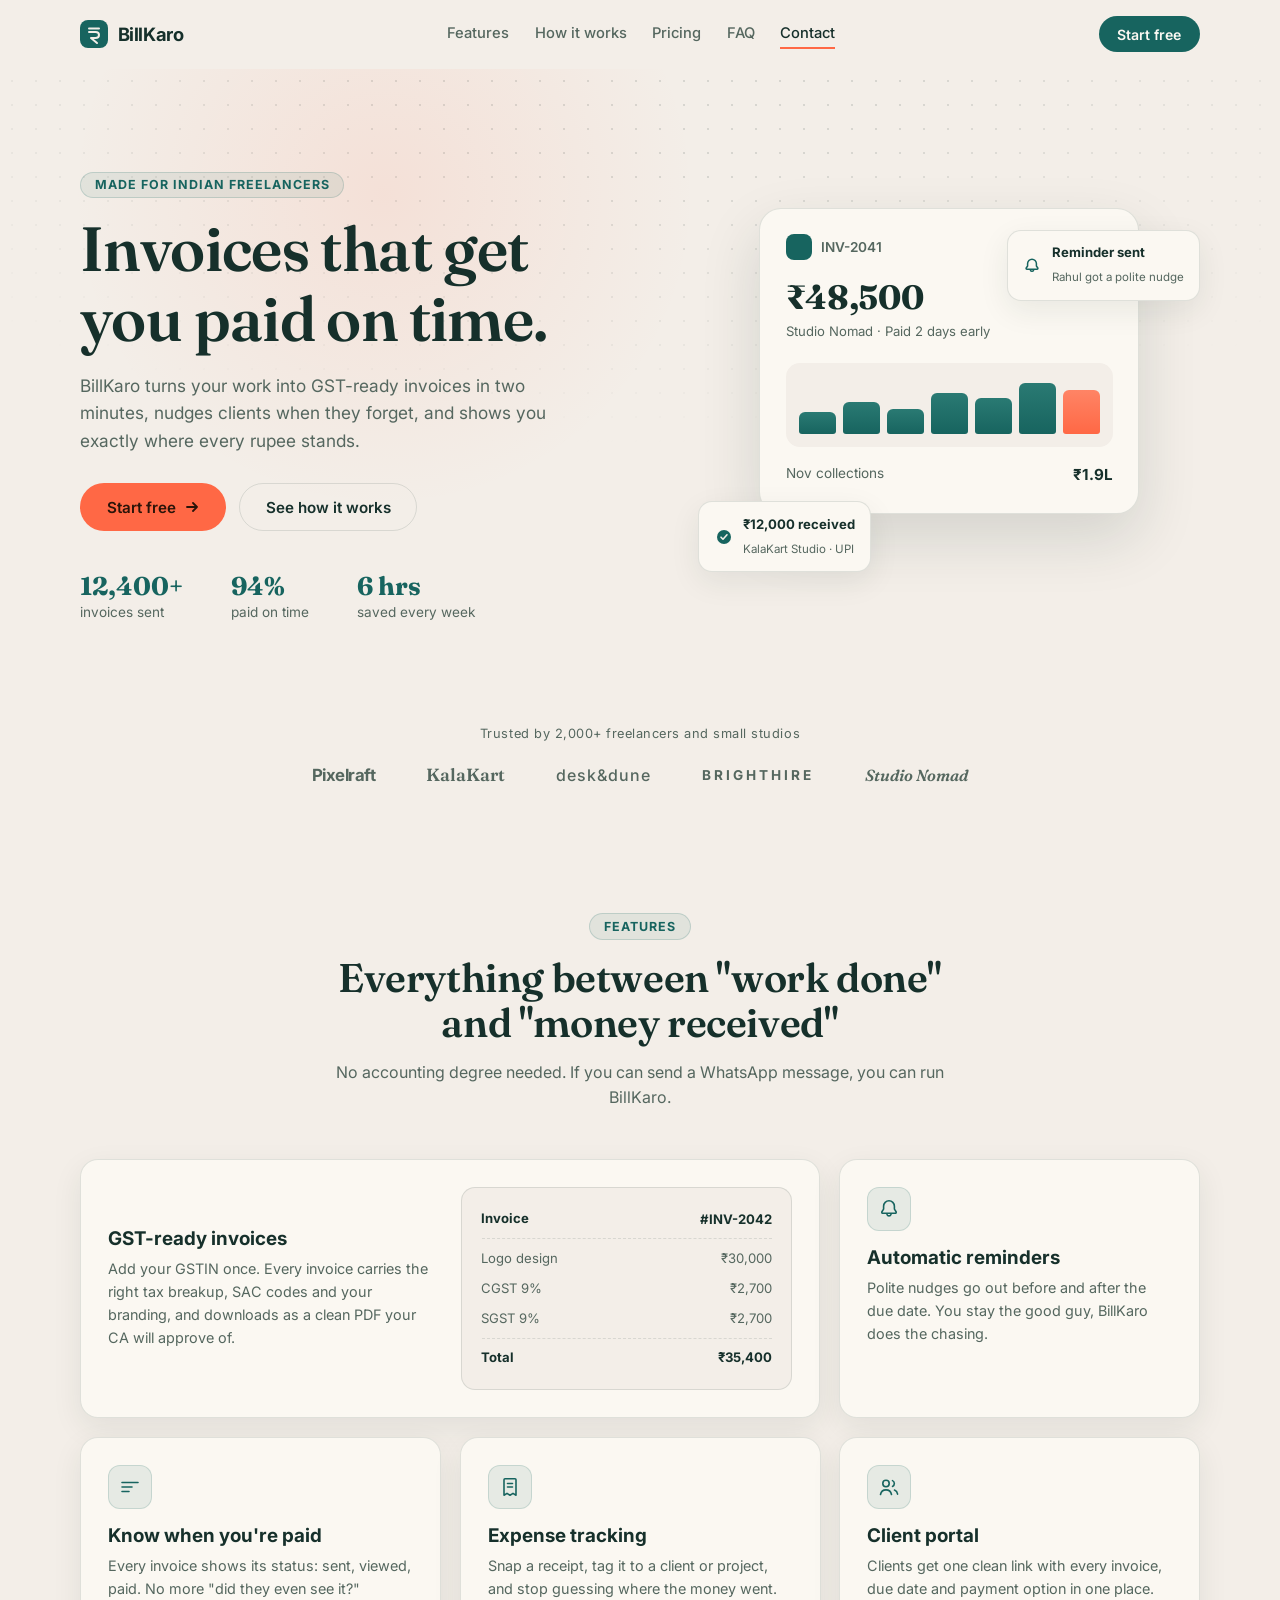
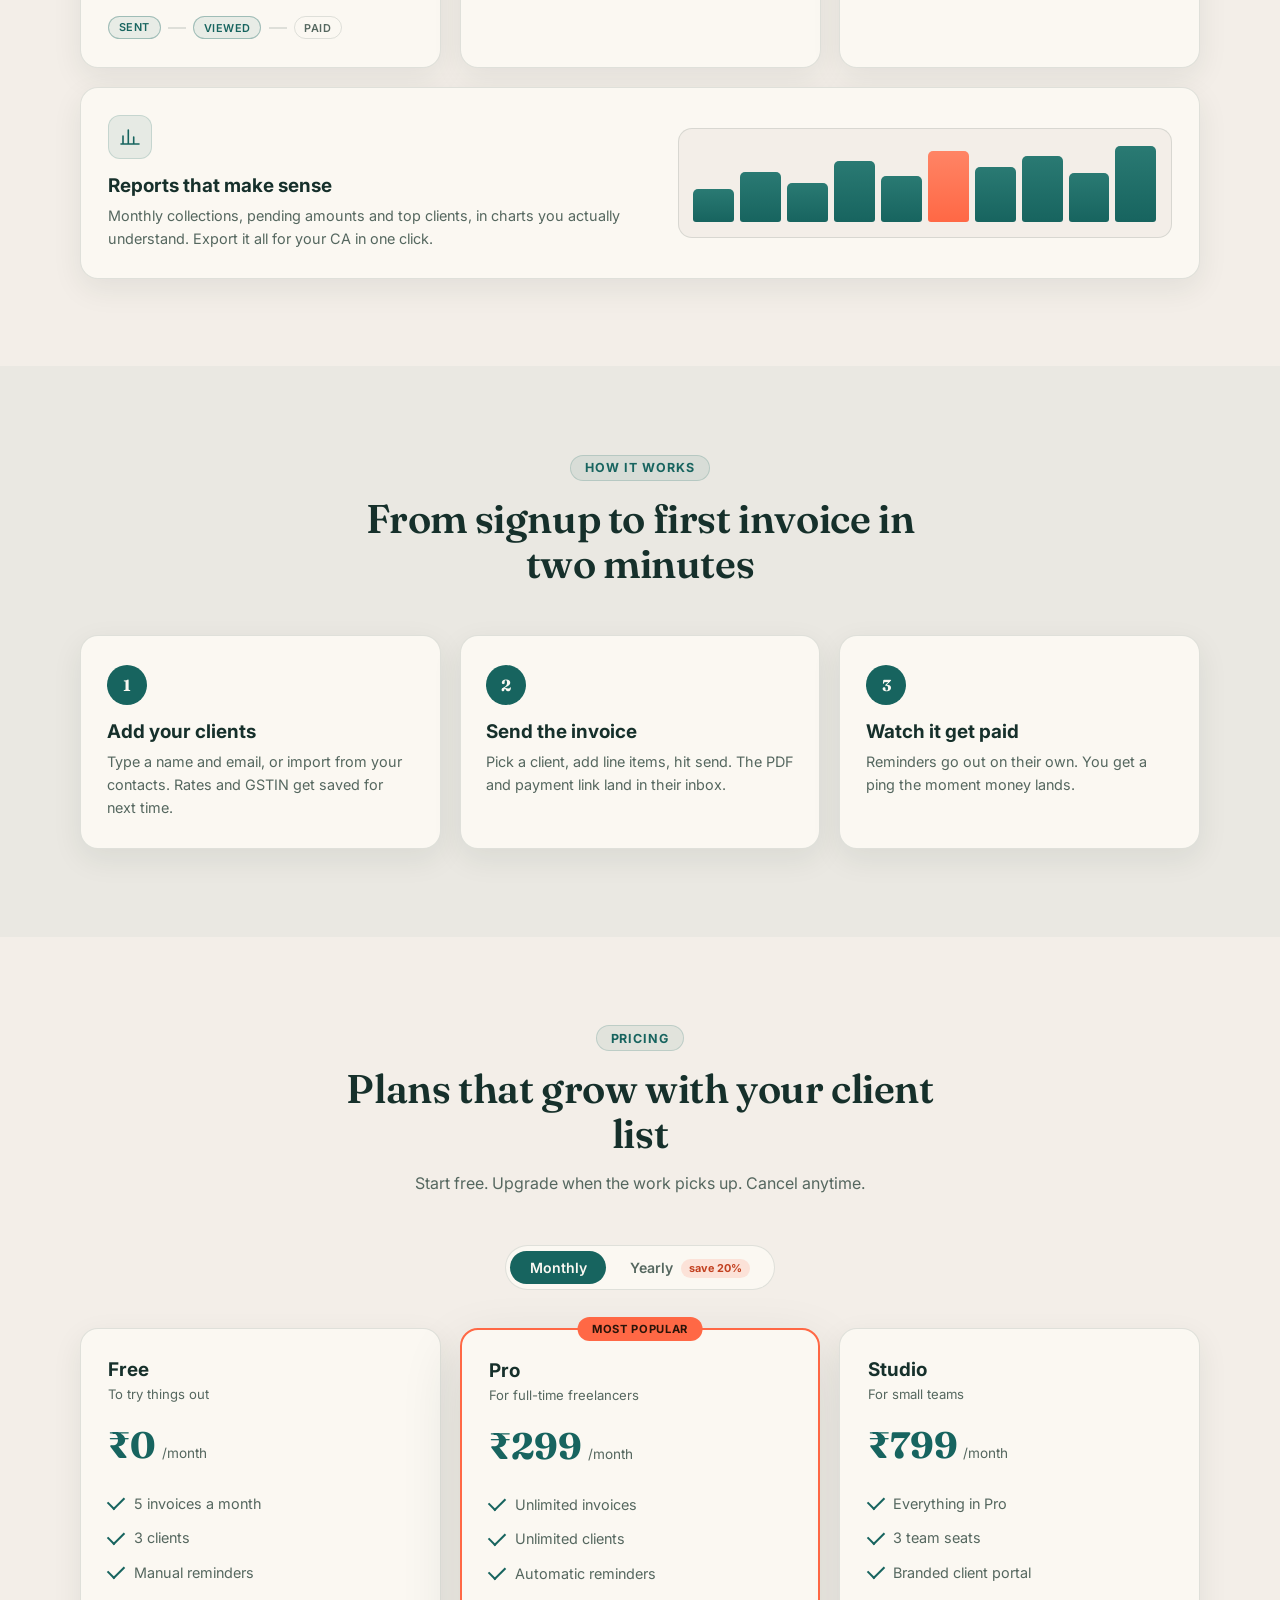
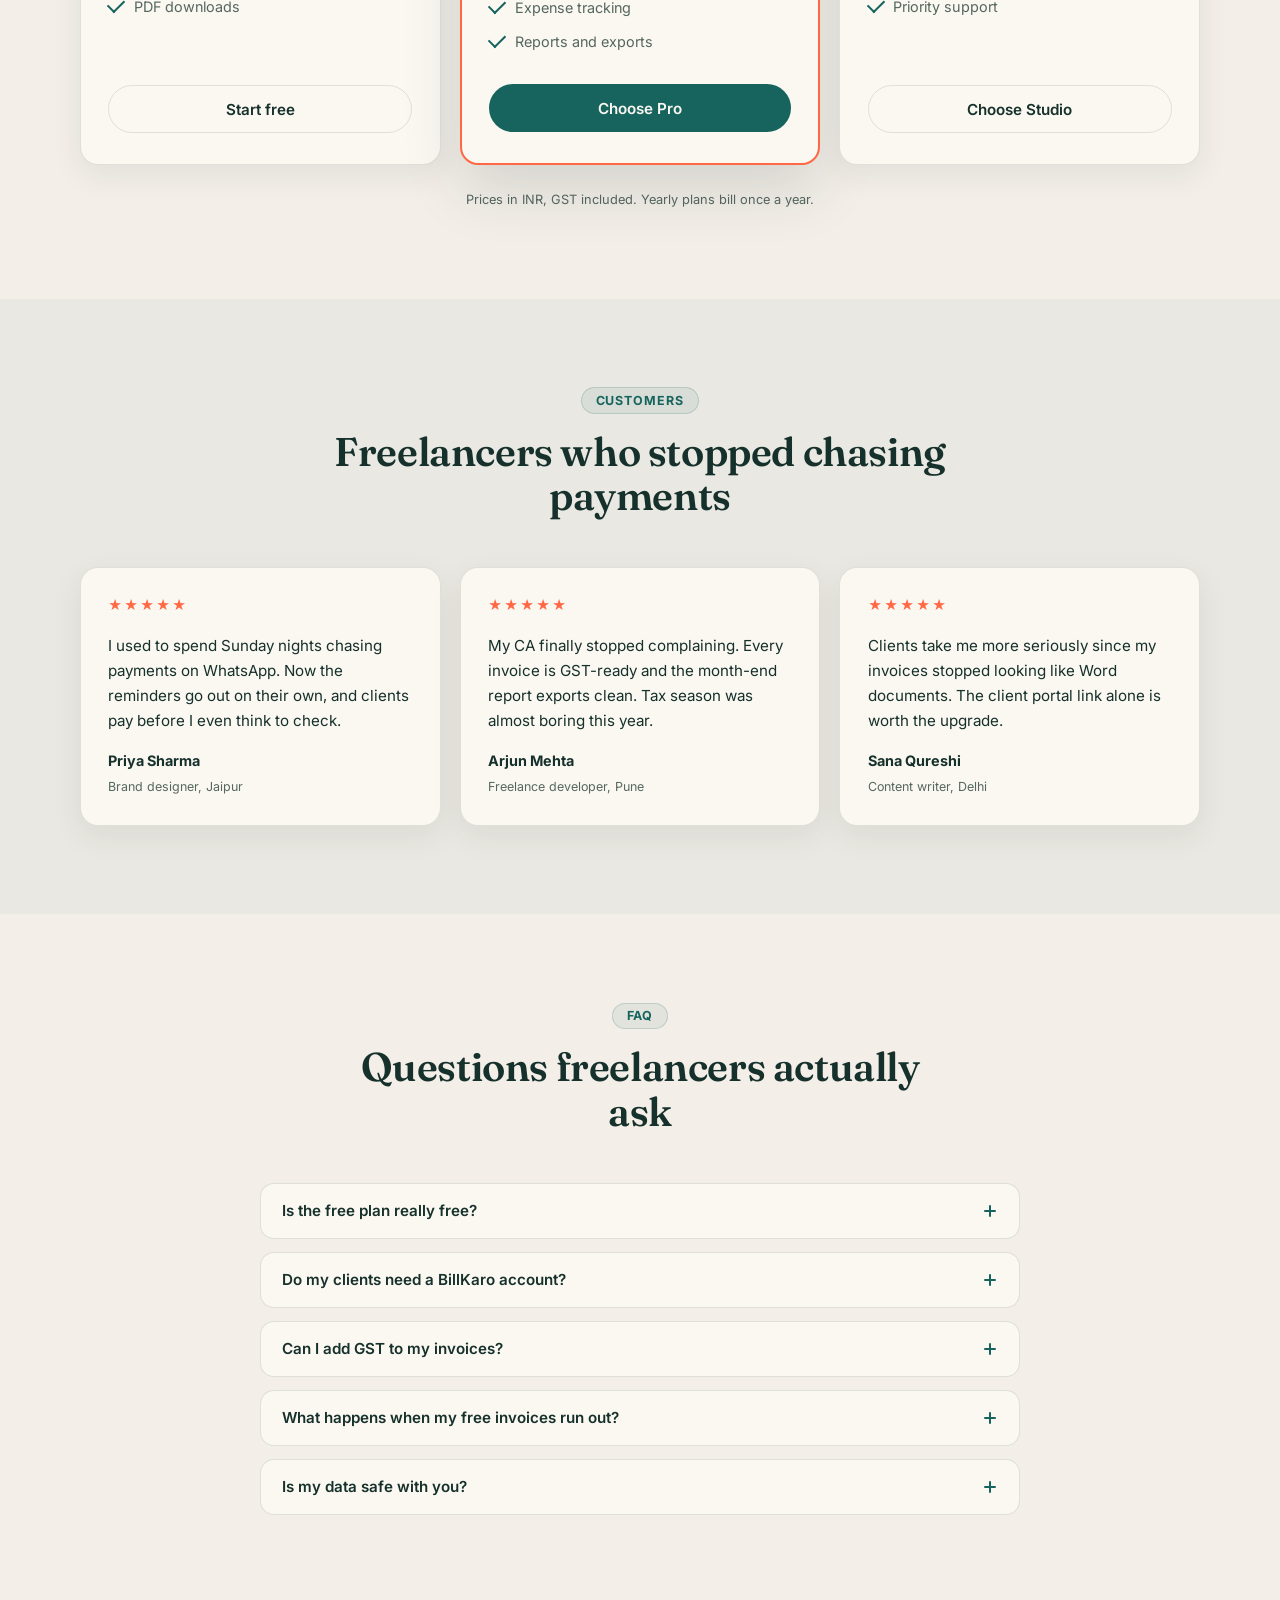
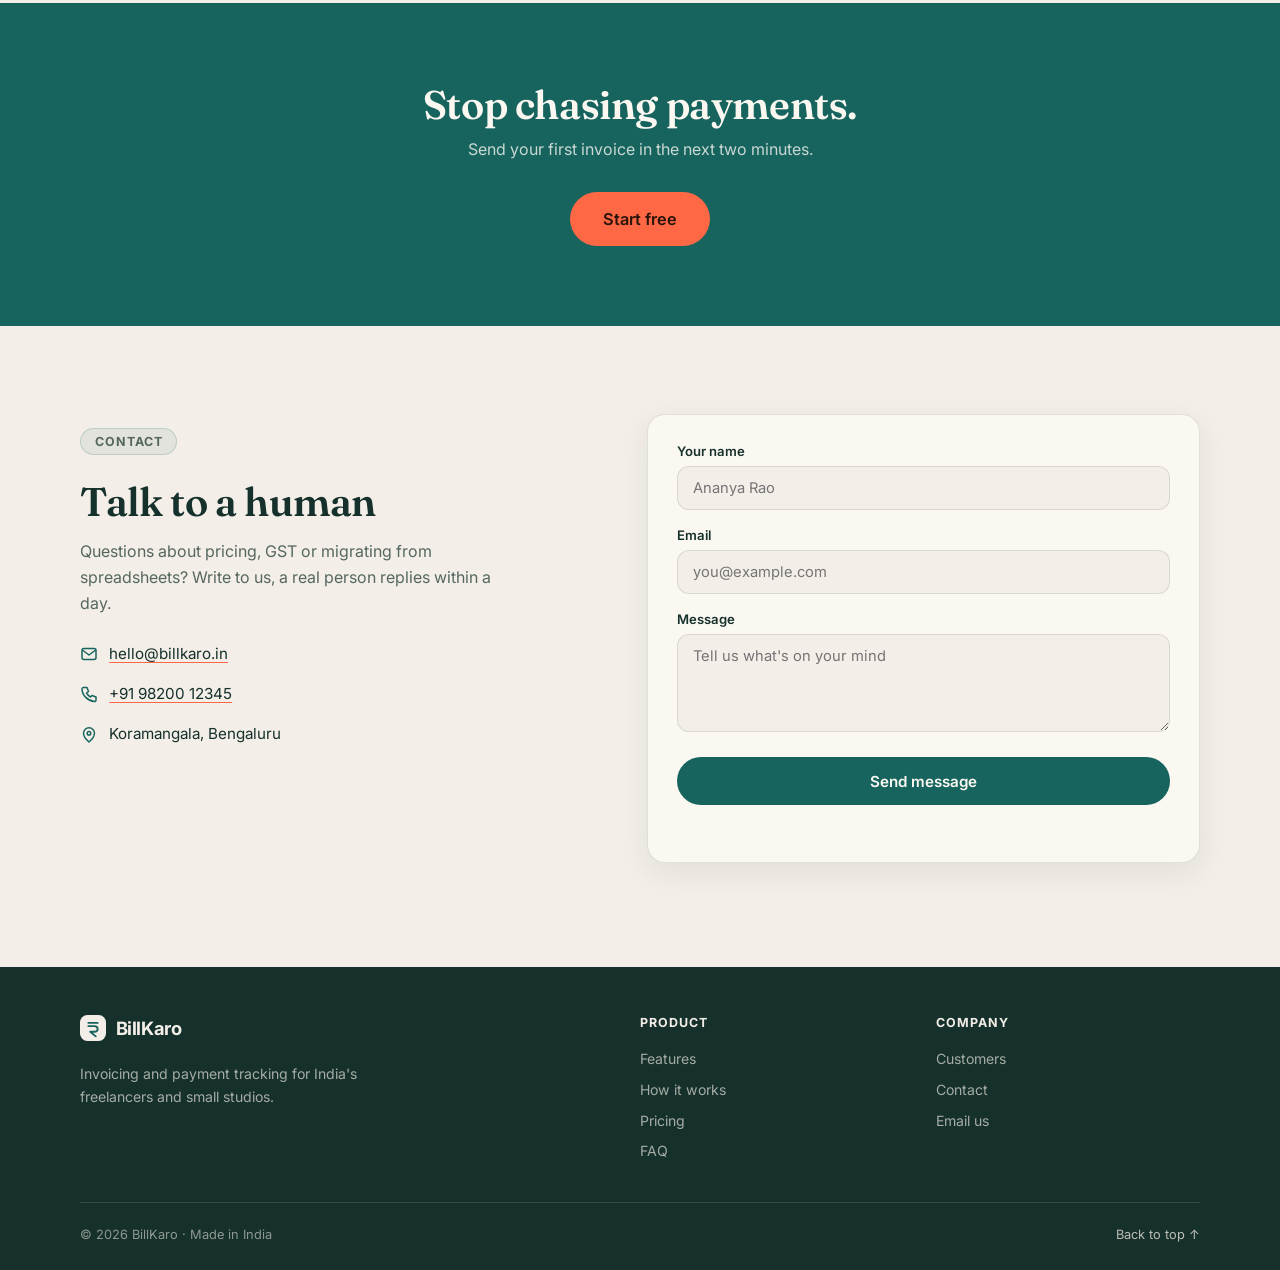
<file: index.html>
<!DOCTYPE html>
<html lang="en">
<head>
  <meta charset="UTF-8">
  <meta name="viewport" content="width=device-width, initial-scale=1.0">
  <title>BillKaro - Invoicing and payment tracking for Indian freelancers</title>
  <meta name="description" content="BillKaro helps Indian freelancers send GST-ready invoices, automate payment reminders and track every rupee. Start free, no card needed.">
  <meta property="og:title" content="BillKaro - Invoices that get you paid on time">
  <meta property="og:description" content="GST-ready invoices, automatic reminders and clean reports for Indian freelancers.">
  <meta property="og:type" content="website">
  <link rel="icon" type="image/svg+xml" href="assets/img/favicon.svg">
  <link rel="preconnect" href="https://fonts.googleapis.com">
  <link rel="preconnect" href="https://fonts.gstatic.com" crossorigin>
  <link href="https://fonts.googleapis.com/css2?family=Fraunces:opsz,wght@9..144,500;9..144,600;9..144,700&family=Inter:wght@400;500;600;700&display=swap" rel="stylesheet">
  <link rel="stylesheet" href="assets/css/styles.css?v=3">
</head>
<body>
  <a class="skip-link" href="#main">Skip to content</a>

  <header class="site-nav" id="siteNav">
    <div class="container nav-inner">
      <a class="brand" href="#top" aria-label="BillKaro home">
        <svg class="brand-mark" width="28" height="28" viewBox="0 0 28 28" fill="none" aria-hidden="true">
          <rect width="28" height="28" rx="8" fill="#17645F"/>
          <path d="M9 8.5h10M9 12h6.5c2.2 0 3.5 1.2 3.5 3s-1.3 3-3.5 3H11l6 5" stroke="#F3EEE8" stroke-width="2" stroke-linecap="round" stroke-linejoin="round"/>
        </svg>
        <span class="brand-name">BillKaro</span>
      </a>

      <nav class="nav-links" id="navLinks" aria-label="Main">
        <a href="#features">Features</a>
        <a href="#how">How it works</a>
        <a href="#pricing">Pricing</a>
        <a href="#faq">FAQ</a>
        <a href="#contact">Contact</a>
        <a href="#pricing" class="btn btn-primary btn-sm nav-cta-mobile">Start free</a>
      </nav>

      <div class="nav-actions">
        <a href="#pricing" class="btn btn-primary btn-sm">Start free</a>
        <button class="menu-toggle" id="menuToggle" aria-expanded="false" aria-controls="navLinks" aria-label="Open menu">
          <span></span><span></span><span></span>
        </button>
      </div>
    </div>
  </header>

  <main id="main">
    <!-- hero -->
    <section class="hero" id="top">
      <div class="hero-spotlight" id="heroSpotlight" aria-hidden="true"></div>
      <div class="container hero-grid">
        <div class="hero-copy">
          <p class="eyebrow reveal">Made for Indian freelancers</p>
          <h1 class="reveal">Invoices that get you paid on time.</h1>
          <p class="hero-sub reveal">BillKaro turns your work into GST-ready invoices in two minutes, nudges clients when they forget, and shows you exactly where every rupee stands.</p>
          <div class="hero-actions reveal">
            <a href="#pricing" class="btn btn-accent">Start free
              <svg width="16" height="16" viewBox="0 0 16 16" fill="none" aria-hidden="true"><path d="M3 8h10m0 0L9 4m4 4-4 4" stroke="currentColor" stroke-width="1.8" stroke-linecap="round" stroke-linejoin="round"/></svg>
            </a>
            <a href="#how" class="btn btn-ghost">See how it works</a>
          </div>
          <dl class="hero-stats reveal">
            <div class="stat">
              <dt><span class="count" data-count="12400">0</span>+</dt>
              <dd>invoices sent</dd>
            </div>
            <div class="stat">
              <dt><span class="count" data-count="94">0</span>%</dt>
              <dd>paid on time</dd>
            </div>
            <div class="stat">
              <dt><span class="count" data-count="6">0</span> hrs</dt>
              <dd>saved every week</dd>
            </div>
          </dl>
        </div>

        <div class="hero-visual reveal" aria-hidden="true">
          <div class="mock-card">
            <div class="mock-head">
              <span class="mock-logo"></span>
              <span class="mock-title">INV-2041</span>
              <span class="pill pill-paid">Paid</span>
            </div>
            <p class="mock-amount">₹48,500</p>
            <p class="mock-sub">Studio Nomad · Paid 2 days early</p>
            <div class="mock-chart">
              <span style="--h:38%"></span>
              <span style="--h:55%"></span>
              <span style="--h:44%"></span>
              <span style="--h:70%"></span>
              <span style="--h:62%"></span>
              <span style="--h:88%"></span>
              <span style="--h:76%"></span>
            </div>
            <div class="mock-foot">
              <span>Nov collections</span>
              <strong>₹1.9L</strong>
            </div>
          </div>
          <div class="float-card float-reminder">
            <svg width="18" height="18" viewBox="0 0 18 18" fill="none" aria-hidden="true"><path d="M9 2.2a4.4 4.4 0 0 0-4.4 4.4v2.4L3.2 11a.8.8 0 0 0 .7 1.2h10.2a.8.8 0 0 0 .7-1.2L13.4 9V6.6A4.4 4.4 0 0 0 9 2.2Zm-1.6 11a1.7 1.7 0 0 0 3.2 0" stroke="#17645F" stroke-width="1.5" stroke-linecap="round" stroke-linejoin="round"/></svg>
            <div>
              <strong>Reminder sent</strong>
              <span>Rahul got a polite nudge</span>
            </div>
          </div>
          <div class="float-card float-received">
            <svg width="18" height="18" viewBox="0 0 18 18" fill="none" aria-hidden="true"><circle cx="9" cy="9" r="7" fill="#17645F"/><path d="m6 9.2 2 2 4-4.4" stroke="#F3EEE8" stroke-width="1.6" stroke-linecap="round" stroke-linejoin="round"/></svg>
            <div>
              <strong>₹12,000 received</strong>
              <span>KalaKart Studio · UPI</span>
            </div>
          </div>
        </div>
      </div>
    </section>

    <!-- trust strip -->
    <section class="trust">
      <div class="container">
        <p class="trust-label reveal">Trusted by 2,000+ freelancers and small studios</p>
        <div class="trust-logos reveal" aria-label="Some of our customers">
          <span class="wordmark wm-1">Pixelraft</span>
          <span class="wordmark wm-2">KalaKart</span>
          <span class="wordmark wm-3">desk&amp;dune</span>
          <span class="wordmark wm-4">BRIGHTHIRE</span>
          <span class="wordmark wm-5">Studio Nomad</span>
        </div>
      </div>
    </section>

    <!-- features -->
    <section class="section" id="features">
      <div class="container">
        <div class="section-head reveal">
          <p class="eyebrow">Features</p>
          <h2>Everything between "work done" and "money received"</h2>
          <p class="section-sub">No accounting degree needed. If you can send a WhatsApp message, you can run BillKaro.</p>
        </div>

        <div class="bento">
          <article class="bento-card card-wide tilt reveal">
            <div class="bento-text">
              <h3>GST-ready invoices</h3>
              <p>Add your GSTIN once. Every invoice carries the right tax breakup, SAC codes and your branding, and downloads as a clean PDF your CA will approve of.</p>
            </div>
            <div class="mini-invoice" aria-hidden="true">
              <div class="mi-row mi-head"><span>Invoice</span><span>#INV-2042</span></div>
              <div class="mi-row"><span>Logo design</span><span>₹30,000</span></div>
              <div class="mi-row"><span>CGST 9%</span><span>₹2,700</span></div>
              <div class="mi-row"><span>SGST 9%</span><span>₹2,700</span></div>
              <div class="mi-row mi-total"><span>Total</span><span>₹35,400</span></div>
            </div>
          </article>

          <article class="bento-card tilt reveal">
            <span class="icon-chip" aria-hidden="true">
              <svg width="22" height="22" viewBox="0 0 22 22" fill="none"><path d="M11 2.8a5.4 5.4 0 0 0-5.4 5.4v2.9l-1.7 2.6a1 1 0 0 0 .9 1.5h12.4a1 1 0 0 0 .9-1.5l-1.7-2.6V8.2A5.4 5.4 0 0 0 11 2.8ZM9 16.4a2.1 2.1 0 0 0 4 0" stroke="#17645F" stroke-width="1.6" stroke-linecap="round" stroke-linejoin="round"/></svg>
            </span>
            <h3>Automatic reminders</h3>
            <p>Polite nudges go out before and after the due date. You stay the good guy, BillKaro does the chasing.</p>
          </article>

          <article class="bento-card tilt reveal">
            <span class="icon-chip" aria-hidden="true">
              <svg width="22" height="22" viewBox="0 0 22 22" fill="none"><path d="M3 6.5h16M3 11h10M3 15.5h7" stroke="#17645F" stroke-width="1.6" stroke-linecap="round"/></svg>
            </span>
            <h3>Know when you're paid</h3>
            <p>Every invoice shows its status: sent, viewed, paid. No more "did they even see it?"</p>
            <div class="status-line" aria-hidden="true">
              <span class="st done">Sent</span><i></i><span class="st done">Viewed</span><i></i><span class="st">Paid</span>
            </div>
          </article>

          <article class="bento-card tilt reveal">
            <span class="icon-chip" aria-hidden="true">
              <svg width="22" height="22" viewBox="0 0 22 22" fill="none"><path d="M6 2.8h10a1 1 0 0 1 1 1v15.4l-3-1.8-3 1.8-3-1.8-3 1.8V3.8a1 1 0 0 1 1-1Z" stroke="#17645F" stroke-width="1.6" stroke-linejoin="round"/><path d="M8.5 7.5h5M8.5 11h5" stroke="#17645F" stroke-width="1.6" stroke-linecap="round"/></svg>
            </span>
            <h3>Expense tracking</h3>
            <p>Snap a receipt, tag it to a client or project, and stop guessing where the money went.</p>
          </article>

          <article class="bento-card tilt reveal">
            <span class="icon-chip" aria-hidden="true">
              <svg width="22" height="22" viewBox="0 0 22 22" fill="none"><circle cx="8" cy="7.5" r="3.2" stroke="#17645F" stroke-width="1.6"/><path d="M2.5 18.5c.6-3 2.8-4.6 5.5-4.6s4.9 1.6 5.5 4.6M14.5 4.6a3.2 3.2 0 0 1 0 5.8M16.5 14.1c1.7.7 2.8 2.1 3.1 4" stroke="#17645F" stroke-width="1.6" stroke-linecap="round"/></svg>
            </span>
            <h3>Client portal</h3>
            <p>Clients get one clean link with every invoice, due date and payment option in one place.</p>
          </article>

          <article class="bento-card card-full tilt reveal">
            <div>
              <span class="icon-chip" aria-hidden="true">
                <svg width="22" height="22" viewBox="0 0 22 22" fill="none"><path d="M4 18V10M9.3 18V4M14.7 18v-7M20 18H2" stroke="#17645F" stroke-width="1.6" stroke-linecap="round"/></svg>
              </span>
              <h3>Reports that make sense</h3>
              <p>Monthly collections, pending amounts and top clients, in charts you actually understand. Export it all for your CA in one click.</p>
            </div>
            <div class="report-chart" aria-hidden="true">
              <span style="--h:42%"></span>
              <span style="--h:64%"></span>
              <span style="--h:50%"></span>
              <span style="--h:78%"></span>
              <span style="--h:58%"></span>
              <span style="--h:90%"></span>
              <span style="--h:70%"></span>
              <span style="--h:84%"></span>
              <span style="--h:62%"></span>
              <span style="--h:96%"></span>
            </div>
          </article>
        </div>
      </div>
    </section>

    <!-- how it works -->
    <section class="section section-tint" id="how">
      <div class="container">
        <div class="section-head reveal">
          <p class="eyebrow">How it works</p>
          <h2>From signup to first invoice in two minutes</h2>
        </div>
        <ol class="steps">
          <li class="step reveal">
            <span class="step-num">1</span>
            <h3>Add your clients</h3>
            <p>Type a name and email, or import from your contacts. Rates and GSTIN get saved for next time.</p>
          </li>
          <li class="step reveal">
            <span class="step-num">2</span>
            <h3>Send the invoice</h3>
            <p>Pick a client, add line items, hit send. The PDF and payment link land in their inbox.</p>
          </li>
          <li class="step reveal">
            <span class="step-num">3</span>
            <h3>Watch it get paid</h3>
            <p>Reminders go out on their own. You get a ping the moment money lands.</p>
          </li>
        </ol>
      </div>
    </section>

    <!-- pricing -->
    <section class="section" id="pricing">
      <div class="container">
        <div class="section-head reveal">
          <p class="eyebrow">Pricing</p>
          <h2>Plans that grow with your client list</h2>
          <p class="section-sub">Start free. Upgrade when the work picks up. Cancel anytime.</p>
        </div>

        <div class="billing-toggle reveal" role="group" aria-label="Billing period">
          <button type="button" class="toggle-opt active" id="optMonthly" aria-pressed="true">Monthly</button>
          <button type="button" class="toggle-opt" id="optYearly" aria-pressed="false">Yearly <span class="save-tag">save 20%</span></button>
        </div>

        <div class="plans">
          <article class="plan reveal">
            <h3>Free</h3>
            <p class="plan-for">To try things out</p>
            <p class="price"><span class="amount" data-monthly="₹0" data-yearly="₹0">₹0</span><span class="per">/month</span></p>
            <ul>
              <li>5 invoices a month</li>
              <li>3 clients</li>
              <li>Manual reminders</li>
              <li>PDF downloads</li>
            </ul>
            <button type="button" class="btn btn-ghost btn-block plan-pick" data-plan="Free">Start free</button>
          </article>

          <article class="plan plan-popular reveal">
            <span class="popular-tag">Most popular</span>
            <h3>Pro</h3>
            <p class="plan-for">For full-time freelancers</p>
            <p class="price"><span class="amount" data-monthly="₹299" data-yearly="₹239">₹299</span><span class="per">/month</span></p>
            <ul>
              <li>Unlimited invoices</li>
              <li>Unlimited clients</li>
              <li>Automatic reminders</li>
              <li>Expense tracking</li>
              <li>Reports and exports</li>
            </ul>
            <button type="button" class="btn btn-primary btn-block plan-pick" data-plan="Pro">Choose Pro</button>
          </article>

          <article class="plan reveal">
            <h3>Studio</h3>
            <p class="plan-for">For small teams</p>
            <p class="price"><span class="amount" data-monthly="₹799" data-yearly="₹639">₹799</span><span class="per">/month</span></p>
            <ul>
              <li>Everything in Pro</li>
              <li>3 team seats</li>
              <li>Branded client portal</li>
              <li>Priority support</li>
            </ul>
            <button type="button" class="btn btn-ghost btn-block plan-pick" data-plan="Studio">Choose Studio</button>
          </article>
        </div>
        <p class="plan-note reveal" id="billingNote">Prices in INR, GST included. Yearly plans bill once a year.</p>
      </div>
    </section>

    <!-- testimonials -->
    <section class="section section-tint" id="stories">
      <div class="container">
        <div class="section-head reveal">
          <p class="eyebrow">Customers</p>
          <h2>Freelancers who stopped chasing payments</h2>
        </div>
        <div class="quotes">
          <figure class="quote reveal">
            <div class="stars" aria-label="5 out of 5 stars">★★★★★</div>
            <blockquote>I used to spend Sunday nights chasing payments on WhatsApp. Now the reminders go out on their own, and clients pay before I even think to check.</blockquote>
            <figcaption>
              <strong>Priya Sharma</strong>
              <span>Brand designer, Jaipur</span>
            </figcaption>
          </figure>
          <figure class="quote reveal">
            <div class="stars" aria-label="5 out of 5 stars">★★★★★</div>
            <blockquote>My CA finally stopped complaining. Every invoice is GST-ready and the month-end report exports clean. Tax season was almost boring this year.</blockquote>
            <figcaption>
              <strong>Arjun Mehta</strong>
              <span>Freelance developer, Pune</span>
            </figcaption>
          </figure>
          <figure class="quote reveal">
            <div class="stars" aria-label="5 out of 5 stars">★★★★★</div>
            <blockquote>Clients take me more seriously since my invoices stopped looking like Word documents. The client portal link alone is worth the upgrade.</blockquote>
            <figcaption>
              <strong>Sana Qureshi</strong>
              <span>Content writer, Delhi</span>
            </figcaption>
          </figure>
        </div>
      </div>
    </section>

    <!-- faq -->
    <section class="section" id="faq">
      <div class="container container-narrow">
        <div class="section-head reveal">
          <p class="eyebrow">FAQ</p>
          <h2>Questions freelancers actually ask</h2>
        </div>
        <div class="faq-list">
          <div class="faq-item reveal">
            <button type="button" class="faq-q" aria-expanded="false">
              Is the free plan really free?
              <span class="faq-icon" aria-hidden="true"></span>
            </button>
            <div class="faq-a"><p>Yes. 5 invoices and 3 clients every month, forever, no card needed. We make money when growing freelancers upgrade to Pro.</p></div>
          </div>
          <div class="faq-item reveal">
            <button type="button" class="faq-q" aria-expanded="false">
              Do my clients need a BillKaro account?
              <span class="faq-icon" aria-hidden="true"></span>
            </button>
            <div class="faq-a"><p>No. They get an email with the invoice PDF and a payment link. Everything works from that one link, no signup on their side.</p></div>
          </div>
          <div class="faq-item reveal">
            <button type="button" class="faq-q" aria-expanded="false">
              Can I add GST to my invoices?
              <span class="faq-icon" aria-hidden="true"></span>
            </button>
            <div class="faq-a"><p>Yes. Add your GSTIN once and every invoice shows CGST, SGST or IGST with the right breakup automatically.</p></div>
          </div>
          <div class="faq-item reveal">
            <button type="button" class="faq-q" aria-expanded="false">
              What happens when my free invoices run out?
              <span class="faq-icon" aria-hidden="true"></span>
            </button>
            <div class="faq-a"><p>Nothing scary. Your data stays safe, you can still view everything, and new invoices wait until the month resets or you upgrade.</p></div>
          </div>
          <div class="faq-item reveal">
            <button type="button" class="faq-q" aria-expanded="false">
              Is my data safe with you?
              <span class="faq-icon" aria-hidden="true"></span>
            </button>
            <div class="faq-a"><p>Your data is encrypted, backed up daily, and never sold. Export everything and leave anytime with two clicks.</p></div>
          </div>
        </div>
      </div>
    </section>

    <!-- cta band -->
    <section class="cta-band">
      <div class="container cta-inner reveal">
        <h2>Stop chasing payments.</h2>
        <p>Send your first invoice in the next two minutes.</p>
        <a href="#pricing" class="btn btn-accent btn-lg">Start free</a>
      </div>
    </section>

    <!-- contact -->
    <section class="section" id="contact">
      <div class="container contact-grid">
        <div class="contact-copy reveal">
          <p class="eyebrow">Contact</p>
          <h2>Talk to a human</h2>
          <p>Questions about pricing, GST or migrating from spreadsheets? Write to us, a real person replies within a day.</p>
          <ul class="contact-list">
            <li>
              <svg width="18" height="18" viewBox="0 0 18 18" fill="none" aria-hidden="true"><rect x="2" y="3.5" width="14" height="11" rx="2" stroke="#17645F" stroke-width="1.5"/><path d="m3 5.5 6 4.5 6-4.5" stroke="#17645F" stroke-width="1.5" stroke-linecap="round" stroke-linejoin="round"/></svg>
              <a href="mailto:hello@billkaro.in">hello@billkaro.in</a>
            </li>
            <li>
              <svg width="18" height="18" viewBox="0 0 18 18" fill="none" aria-hidden="true"><path d="M4 2.5h3l1.5 4-2 1.5a11 11 0 0 0 4 4L12 10.5l4 1.5v3a1.5 1.5 0 0 1-1.6 1.5C7.8 16 2 10.2 2 4.1A1.5 1.5 0 0 1 4 2.5Z" stroke="#17645F" stroke-width="1.5" stroke-linejoin="round"/></svg>
              <a href="tel:+919820012345">+91 98200 12345</a>
            </li>
            <li>
              <svg width="18" height="18" viewBox="0 0 18 18" fill="none" aria-hidden="true"><path d="M9 16s5.5-4.6 5.5-8.7A5.5 5.5 0 0 0 3.5 7.3C3.5 11.4 9 16 9 16Z" stroke="#17645F" stroke-width="1.5" stroke-linejoin="round"/><circle cx="9" cy="7.3" r="1.8" stroke="#17645F" stroke-width="1.5"/></svg>
              <span>Koramangala, Bengaluru</span>
            </li>
          </ul>
        </div>

        <div class="contact-form-wrap reveal">
          <form id="contactForm" class="contact-form" novalidate>
            <div class="field">
              <label for="cfName">Your name</label>
              <input type="text" id="cfName" name="name" autocomplete="name" placeholder="Ananya Rao">
              <p class="field-error" id="errName" hidden></p>
            </div>
            <div class="field">
              <label for="cfEmail">Email</label>
              <input type="email" id="cfEmail" name="email" autocomplete="email" placeholder="you@example.com">
              <p class="field-error" id="errEmail" hidden></p>
            </div>
            <div class="field">
              <label for="cfMsg">Message</label>
              <textarea id="cfMsg" name="message" rows="4" placeholder="Tell us what's on your mind"></textarea>
              <p class="field-error" id="errMsg" hidden></p>
            </div>
            <input type="text" name="company" id="cfCompany" class="hp-field" tabindex="-1" autocomplete="off" aria-hidden="true">
            <button type="submit" class="btn btn-primary btn-block" id="cfSubmit">Send message</button>
            <p class="form-note" id="formNote" role="status"></p>
          </form>
          <div class="form-success" id="formSuccess" hidden>
            <svg width="44" height="44" viewBox="0 0 44 44" fill="none" aria-hidden="true"><circle cx="22" cy="22" r="20" fill="#17645F"/><path d="m14 22.5 5.5 5.5L30 17" stroke="#F3EEE8" stroke-width="2.5" stroke-linecap="round" stroke-linejoin="round"/></svg>
            <h3>Message sent</h3>
            <p id="successText">Thanks! We'll write back within a day.</p>
            <button type="button" class="btn btn-ghost" id="sendAnother">Send another message</button>
          </div>
        </div>
      </div>
    </section>
  </main>

  <footer class="site-footer">
    <div class="container footer-grid">
      <div class="footer-brand">
        <a class="brand" href="#top" aria-label="BillKaro home">
          <svg class="brand-mark" width="26" height="26" viewBox="0 0 28 28" fill="none" aria-hidden="true">
            <rect width="28" height="28" rx="8" fill="#F3EEE8"/>
            <path d="M9 8.5h10M9 12h6.5c2.2 0 3.5 1.2 3.5 3s-1.3 3-3.5 3H11l6 5" stroke="#17645F" stroke-width="2" stroke-linecap="round" stroke-linejoin="round"/>
          </svg>
          <span class="brand-name">BillKaro</span>
        </a>
        <p>Invoicing and payment tracking for India's freelancers and small studios.</p>
      </div>
      <nav class="footer-col" aria-label="Product">
        <h4>Product</h4>
        <a href="#features">Features</a>
        <a href="#how">How it works</a>
        <a href="#pricing">Pricing</a>
        <a href="#faq">FAQ</a>
      </nav>
      <nav class="footer-col" aria-label="Company">
        <h4>Company</h4>
        <a href="#stories">Customers</a>
        <a href="#contact">Contact</a>
        <a href="mailto:hello@billkaro.in">Email us</a>
      </nav>
    </div>
    <div class="container footer-bottom">
      <p>© <span id="year">2026</span> BillKaro · Made in India</p>
      <a href="#top" class="to-top-link">Back to top ↑</a>
    </div>
  </footer>

  <button type="button" class="to-top" id="toTop" aria-label="Back to top" hidden>↑</button>

  <script src="assets/js/main.js?v=3" defer></script>
</body>
</html>
</file>
<file: assets/css/styles.css>
/* BillKaro styles
   Palette: ivory base, teal secondary, coral only for CTAs and highlights */

:root {
  --bg: #F3EEE8;
  --surface: #FBF8F2;
  --ink: #16302B;
  --muted: #55675F;
  --teal: #17645F;
  --teal-dark: #0F4A46;
  --coral: #FF6845;
  --coral-dark: #C2401F;
  --line: rgba(22, 48, 43, 0.12);
  --radius: 18px;
  --shadow: 0 10px 30px rgba(22, 48, 43, 0.08);
  --shadow-lg: 0 24px 60px rgba(22, 48, 43, 0.14);
}

* { box-sizing: border-box; margin: 0; padding: 0; }

html { scroll-behavior: smooth; }

body {
  font-family: "Inter", system-ui, -apple-system, sans-serif;
  background: var(--bg);
  color: var(--ink);
  line-height: 1.6;
  overflow-x: hidden;
}

img, svg { display: block; max-width: 100%; }
a { color: inherit; }

h1, h2, h3 {
  font-family: "Fraunces", Georgia, serif;
  font-weight: 600;
  line-height: 1.12;
  letter-spacing: -0.01em;
}

h1 { font-size: clamp(2.4rem, 5.2vw, 3.9rem); }
h2 { font-size: clamp(1.7rem, 3.4vw, 2.5rem); }
h3 { font-size: 1.18rem; font-family: "Inter", sans-serif; font-weight: 700; letter-spacing: 0; }

.container {
  width: min(1120px, 92%);
  margin: 0 auto;
}

.container-narrow { width: min(760px, 92%); }

.skip-link {
  position: absolute;
  left: 1rem;
  top: -4rem;
  background: var(--teal);
  color: #fff;
  padding: 0.6rem 1rem;
  border-radius: 8px;
  z-index: 200;
  transition: top 0.2s;
}
.skip-link:focus { top: 1rem; }

/* buttons */
.btn {
  display: inline-flex;
  align-items: center;
  justify-content: center;
  gap: 0.5rem;
  padding: 0.85rem 1.6rem;
  border-radius: 999px;
  border: 1.5px solid transparent;
  font: 600 0.95rem "Inter", sans-serif;
  text-decoration: none;
  cursor: pointer;
  transition: transform 0.15s ease, box-shadow 0.15s ease, background 0.15s ease;
}
.btn:active { transform: translateY(1px); }
.btn-primary { background: var(--teal); color: #FBF8F2; }
.btn-primary:hover { background: var(--teal-dark); box-shadow: var(--shadow); }
.btn-accent { background: var(--coral); color: #2A1409; }
.btn-accent:hover { box-shadow: 0 12px 28px rgba(255, 104, 69, 0.35); transform: translateY(-2px); }
.btn-ghost { border-color: var(--line); color: var(--ink); background: transparent; }
.btn-ghost:hover { border-color: var(--teal); color: var(--teal); }
.btn-sm { padding: 0.55rem 1.1rem; font-size: 0.88rem; }
.btn-lg { padding: 1rem 2rem; font-size: 1.02rem; }
.btn-block { width: 100%; }

.eyebrow {
  display: inline-block;
  font: 700 0.78rem "Inter", sans-serif;
  letter-spacing: 0.08em;
  text-transform: uppercase;
  color: var(--teal);
  background: rgba(23, 100, 95, 0.08);
  border: 1px solid rgba(23, 100, 95, 0.18);
  padding: 0.3rem 0.85rem;
  border-radius: 999px;
  margin-bottom: 1rem;
}

/* nav */
.site-nav {
  position: sticky;
  top: 0;
  z-index: 100;
  background: rgba(243, 238, 232, 0.82);
  backdrop-filter: blur(12px);
  -webkit-backdrop-filter: blur(12px);
  border-bottom: 1px solid transparent;
  transition: border-color 0.2s, box-shadow 0.2s;
}
.site-nav.scrolled { border-bottom-color: var(--line); box-shadow: 0 4px 20px rgba(22, 48, 43, 0.06); }

.nav-inner {
  display: flex;
  align-items: center;
  justify-content: space-between;
  gap: 1rem;
  height: 68px;
}

.brand { display: inline-flex; align-items: center; gap: 0.6rem; text-decoration: none; }
.brand-name { font: 700 1.15rem "Inter", sans-serif; letter-spacing: -0.02em; }

.nav-links { display: flex; align-items: center; gap: 1.6rem; }
.nav-links a {
  text-decoration: none;
  font: 500 0.92rem "Inter", sans-serif;
  color: var(--muted);
  padding: 0.3rem 0;
  border-bottom: 2px solid transparent;
  transition: color 0.15s, border-color 0.15s;
}
.nav-links a:hover, .nav-links a.active { color: var(--ink); border-bottom-color: var(--coral); }
.nav-cta-mobile { display: none; }

.nav-actions { display: flex; align-items: center; gap: 0.7rem; }

.menu-toggle {
  display: none;
  flex-direction: column;
  gap: 5px;
  background: none;
  border: 0;
  padding: 8px;
  cursor: pointer;
}
.menu-toggle span {
  width: 22px;
  height: 2px;
  background: var(--ink);
  border-radius: 2px;
  transition: transform 0.2s, opacity 0.2s;
}
.menu-toggle[aria-expanded="true"] span:nth-child(1) { transform: translateY(7px) rotate(45deg); }
.menu-toggle[aria-expanded="true"] span:nth-child(2) { opacity: 0; }
.menu-toggle[aria-expanded="true"] span:nth-child(3) { transform: translateY(-7px) rotate(-45deg); }

/* hero */
.hero {
  position: relative;
  padding: clamp(3.5rem, 8vw, 6.5rem) 0 clamp(3rem, 6vw, 5rem);
  background-image: radial-gradient(rgba(22, 48, 43, 0.13) 1px, transparent 1px);
  background-size: 24px 24px;
  overflow: hidden;
}
.hero::before {
  content: "";
  position: absolute;
  inset: 0;
  background: radial-gradient(ellipse 70% 60% at 50% 0%, transparent 30%, var(--bg) 100%);
  pointer-events: none;
}

.hero-spotlight {
  position: absolute;
  inset: 0;
  background: radial-gradient(480px circle at var(--mx, 30%) var(--my, 20%), rgba(255, 104, 69, 0.10), transparent 65%);
  pointer-events: none;
}

.hero-grid {
  position: relative;
  display: grid;
  grid-template-columns: 1.05fr 0.95fr;
  gap: clamp(2rem, 5vw, 4rem);
  align-items: center;
}

.hero-sub {
  font-size: 1.08rem;
  color: var(--muted);
  max-width: 46ch;
  margin: 1.1rem 0 1.8rem;
}

.hero-actions { display: flex; flex-wrap: wrap; gap: 0.8rem; margin-bottom: 2.4rem; }

.hero-stats {
  display: flex;
  gap: clamp(1.5rem, 4vw, 3rem);
  flex-wrap: wrap;
}
.hero-stats .stat dt {
  font: 700 1.6rem "Fraunces", serif;
  color: var(--teal);
}
.hero-stats .stat dd { font-size: 0.85rem; color: var(--muted); }

/* hero mock */
.hero-visual { position: relative; min-height: 380px; }

.mock-card {
  background: var(--surface);
  border: 1px solid var(--line);
  border-radius: 22px;
  box-shadow: var(--shadow-lg);
  padding: 1.6rem;
  max-width: 380px;
  margin: 0 auto;
  position: relative;
  z-index: 1;
}
.mock-head { display: flex; align-items: center; gap: 0.6rem; margin-bottom: 1rem; }
.mock-logo {
  width: 26px; height: 26px;
  border-radius: 8px;
  background: var(--teal);
}
.mock-title { font: 600 0.85rem "Inter", sans-serif; color: var(--muted); }
.pill {
  margin-left: auto;
  font: 700 0.7rem "Inter", sans-serif;
  letter-spacing: 0.05em;
  text-transform: uppercase;
  padding: 0.25rem 0.7rem;
  border-radius: 999px;
}
.pill-paid { background: rgba(23, 100, 95, 0.12); color: var(--teal); }
.mock-amount { font: 700 2.1rem "Fraunces", serif; letter-spacing: -0.01em; }
.mock-sub { font-size: 0.82rem; color: var(--muted); margin: 0.2rem 0 1.3rem; }

.mock-chart {
  display: flex;
  align-items: flex-end;
  gap: 7px;
  height: 84px;
  padding: 0.8rem;
  background: var(--bg);
  border-radius: 14px;
  margin-bottom: 1rem;
}
.mock-chart span {
  flex: 1;
  height: var(--h, 50%);
  min-height: 8%;
  border-radius: 6px 6px 3px 3px;
  background: linear-gradient(180deg, #2A7A73, var(--teal));
}
.mock-chart span:last-child { background: linear-gradient(180deg, #FF8465, var(--coral)); }

.mock-foot {
  display: flex;
  justify-content: space-between;
  font-size: 0.85rem;
  color: var(--muted);
}
.mock-foot strong { color: var(--ink); font-size: 0.95rem; }

.float-card {
  position: absolute;
  display: flex;
  align-items: center;
  gap: 0.65rem;
  background: var(--surface);
  border: 1px solid var(--line);
  border-radius: 14px;
  box-shadow: var(--shadow);
  padding: 0.7rem 0.95rem;
  z-index: 2;
}
.float-card strong { display: block; font-size: 0.82rem; }
.float-card span { font-size: 0.72rem; color: var(--muted); }
.float-reminder { top: 6%; right: 0; }
.float-received { bottom: 4%; left: 0; }

/* trust strip */
.trust { padding: 1.5rem 0 2.5rem; }
.trust-label { text-align: center; font-size: 0.8rem; color: var(--muted); letter-spacing: 0.04em; margin-bottom: 1.2rem; }
.trust-logos {
  display: flex;
  justify-content: center;
  align-items: center;
  gap: clamp(1.4rem, 4.5vw, 3.2rem);
  flex-wrap: wrap;
  opacity: 0.75;
}
.wordmark { white-space: nowrap; color: var(--muted); }
.wm-1 { font: 700 1.05rem "Inter", sans-serif; letter-spacing: -0.03em; }
.wm-2 { font: 600 1.1rem "Fraunces", serif; }
.wm-3 { font: 500 1rem "Inter", sans-serif; letter-spacing: 0.06em; }
.wm-4 { font: 700 0.85rem "Inter", sans-serif; letter-spacing: 0.22em; }
.wm-5 { font: 600 1rem "Fraunces", serif; font-style: italic; }

/* generic sections */
.section { padding: clamp(3.5rem, 7vw, 5.5rem) 0; }
.section-tint { background: rgba(23, 100, 95, 0.045); }
.section-head { text-align: center; max-width: 620px; margin: 0 auto 3rem; }
.section-sub { color: var(--muted); margin-top: 0.9rem; }

/* bento */
.bento {
  display: grid;
  grid-template-columns: repeat(6, 1fr);
  gap: 1.2rem;
}
.bento-card {
  grid-column: span 2;
  background: var(--surface);
  border: 1px solid var(--line);
  border-radius: var(--radius);
  padding: 1.7rem;
  box-shadow: var(--shadow);
  transition: box-shadow 0.2s ease;
  transform-style: preserve-3d;
  will-change: transform;
}
.bento-card:hover { box-shadow: var(--shadow-lg); }
.bento-card h3 { margin: 1rem 0 0.5rem; }
.bento-card p { font-size: 0.9rem; color: var(--muted); }
.card-wide {
  grid-column: span 4;
  display: grid;
  grid-template-columns: 1fr 1fr;
  gap: 1.4rem;
  align-items: center;
}
.card-wide h3 { margin-top: 0; }

.card-full {
  grid-column: span 6;
  display: grid;
  grid-template-columns: 1.1fr 1fr;
  gap: 1.6rem;
  align-items: center;
}
.card-full h3 { margin-top: 1rem; }

.report-chart {
  display: flex;
  align-items: flex-end;
  gap: 6px;
  height: 110px;
  padding: 0.9rem;
  background: var(--bg);
  border: 1px solid var(--line);
  border-radius: 14px;
}
.report-chart span {
  flex: 1;
  height: var(--h, 50%);
  min-height: 8%;
  border-radius: 5px 5px 3px 3px;
  background: linear-gradient(180deg, #2A7A73, var(--teal));
}
.report-chart span:nth-child(6) { background: linear-gradient(180deg, #FF8465, var(--coral)); }

.icon-chip {
  display: inline-flex;
  align-items: center;
  justify-content: center;
  width: 44px;
  height: 44px;
  border-radius: 12px;
  background: rgba(23, 100, 95, 0.09);
  border: 1px solid rgba(23, 100, 95, 0.16);
}

.mini-invoice {
  background: var(--bg);
  border: 1px solid var(--line);
  border-radius: 14px;
  padding: 1rem 1.2rem;
  font-size: 0.82rem;
}
.mi-row { display: flex; justify-content: space-between; padding: 0.28rem 0; color: var(--muted); }
.mi-head { font-weight: 700; color: var(--ink); border-bottom: 1px dashed var(--line); margin-bottom: 0.3rem; padding-bottom: 0.5rem; }
.mi-total { font-weight: 700; color: var(--ink); border-top: 1px dashed var(--line); margin-top: 0.3rem; padding-top: 0.5rem; }

.status-line {
  display: flex;
  align-items: center;
  gap: 0.45rem;
  margin-top: 1rem;
}
.status-line .st {
  font: 600 0.68rem "Inter", sans-serif;
  letter-spacing: 0.05em;
  text-transform: uppercase;
  color: var(--muted);
  border: 1px solid var(--line);
  padding: 0.22rem 0.6rem;
  border-radius: 999px;
}
.status-line .st.done { color: var(--teal); border-color: rgba(23, 100, 95, 0.35); background: rgba(23, 100, 95, 0.08); }
.status-line i { flex: 1; max-width: 18px; height: 1.5px; background: var(--line); }

/* steps */
.steps {
  display: grid;
  grid-template-columns: repeat(3, 1fr);
  gap: 1.2rem;
  list-style: none;
  counter-reset: step;
  position: relative;
}
.step {
  background: var(--surface);
  border: 1px solid var(--line);
  border-radius: var(--radius);
  padding: 1.8rem 1.6rem;
  box-shadow: var(--shadow);
  position: relative;
}
.step-num {
  display: inline-flex;
  align-items: center;
  justify-content: center;
  width: 40px;
  height: 40px;
  border-radius: 50%;
  background: var(--teal);
  color: #FBF8F2;
  font: 700 1rem "Fraunces", serif;
  margin-bottom: 1rem;
}
.step h3 { margin-bottom: 0.5rem; }
.step p { font-size: 0.9rem; color: var(--muted); }

/* pricing */
.billing-toggle {
  display: flex;
  justify-content: center;
  gap: 0.3rem;
  background: var(--surface);
  border: 1px solid var(--line);
  border-radius: 999px;
  padding: 0.3rem;
  width: max-content;
  margin: 0 auto 2.4rem;
}
.toggle-opt {
  border: 0;
  background: transparent;
  padding: 0.5rem 1.2rem;
  border-radius: 999px;
  font: 600 0.88rem "Inter", sans-serif;
  color: var(--muted);
  cursor: pointer;
  transition: background 0.15s, color 0.15s;
}
.toggle-opt.active { background: var(--teal); color: #FBF8F2; }
.save-tag {
  font-size: 0.68rem;
  font-weight: 700;
  color: var(--coral-dark);
  background: rgba(255, 104, 69, 0.15);
  padding: 0.15rem 0.5rem;
  border-radius: 999px;
  margin-left: 0.3rem;
}
.toggle-opt.active .save-tag { background: rgba(251, 248, 242, 0.2); color: #FBF8F2; }

.plans {
  display: grid;
  grid-template-columns: repeat(3, 1fr);
  gap: 1.2rem;
  align-items: stretch;
}
.plan {
  background: var(--surface);
  border: 1px solid var(--line);
  border-radius: var(--radius);
  padding: 1.9rem 1.7rem;
  box-shadow: var(--shadow);
  display: flex;
  flex-direction: column;
  position: relative;
}
.plan-popular {
  border: 2px solid var(--coral);
  box-shadow: var(--shadow-lg);
}
.popular-tag {
  position: absolute;
  top: -13px;
  left: 50%;
  transform: translateX(-50%);
  background: var(--coral);
  color: #2A1409;
  font: 700 0.7rem "Inter", sans-serif;
  letter-spacing: 0.06em;
  text-transform: uppercase;
  padding: 0.3rem 0.9rem;
  border-radius: 999px;
  white-space: nowrap;
}
.plan-for { font-size: 0.82rem; color: var(--muted); margin: 0.2rem 0 1.1rem; }
.price { display: flex; align-items: baseline; gap: 0.35rem; margin-bottom: 1.2rem; }
.price .amount { font: 700 2.3rem "Fraunces", serif; color: var(--teal); transition: opacity 0.15s; }
.price .per { font-size: 0.85rem; color: var(--muted); }
.plan ul { list-style: none; margin-bottom: 1.6rem; flex: 1; }
.plan li {
  font-size: 0.9rem;
  color: var(--muted);
  padding: 0.35rem 0 0.35rem 1.6rem;
  position: relative;
}
.plan li::before {
  content: "";
  position: absolute;
  left: 0;
  top: 0.62rem;
  width: 14px;
  height: 8px;
  border-left: 2px solid var(--teal);
  border-bottom: 2px solid var(--teal);
  transform: rotate(-45deg);
}
.plan-note { text-align: center; font-size: 0.8rem; color: var(--muted); margin-top: 1.6rem; }

/* testimonials */
.quotes {
  display: grid;
  grid-template-columns: repeat(3, 1fr);
  gap: 1.2rem;
}
.quote {
  background: var(--surface);
  border: 1px solid var(--line);
  border-radius: var(--radius);
  padding: 1.7rem;
  box-shadow: var(--shadow);
  display: flex;
  flex-direction: column;
  gap: 1rem;
}
.stars { color: var(--coral); letter-spacing: 0.15em; font-size: 0.85rem; }
.quote blockquote { font-size: 0.95rem; line-height: 1.65; }
.quote figcaption { margin-top: auto; }
.quote figcaption strong { display: block; font-size: 0.9rem; }
.quote figcaption span { font-size: 0.78rem; color: var(--muted); }

/* faq */
.faq-list { display: flex; flex-direction: column; gap: 0.8rem; }
.faq-item {
  background: var(--surface);
  border: 1px solid var(--line);
  border-radius: 14px;
  overflow: hidden;
}
.faq-q {
  width: 100%;
  display: flex;
  justify-content: space-between;
  align-items: center;
  gap: 1rem;
  background: none;
  border: 0;
  padding: 1.1rem 1.3rem;
  font: 600 0.95rem "Inter", sans-serif;
  color: var(--ink);
  text-align: left;
  cursor: pointer;
}
.faq-icon {
  position: relative;
  flex: 0 0 16px;
  width: 16px;
  height: 16px;
}
.faq-icon::before, .faq-icon::after {
  content: "";
  position: absolute;
  inset: 0;
  margin: auto;
  width: 12px;
  height: 2px;
  background: var(--teal);
  border-radius: 2px;
  transition: transform 0.2s;
}
.faq-icon::after { transform: rotate(90deg); }
.faq-q[aria-expanded="true"] .faq-icon::after { transform: rotate(0); }
.faq-a {
  max-height: 0;
  overflow: hidden;
  transition: max-height 0.25s ease;
}
.faq-a p {
  padding: 0 1.3rem 1.2rem;
  font-size: 0.9rem;
  color: var(--muted);
}

/* cta band */
.cta-band {
  background: var(--teal);
  color: #FBF8F2;
  padding: clamp(3.5rem, 7vw, 5rem) 0;
}
.cta-inner { text-align: center; }
.cta-inner h2 { color: #FBF8F2; margin-bottom: 0.6rem; }
.cta-inner p { color: rgba(251, 248, 242, 0.78); margin-bottom: 1.8rem; }

/* contact */
.contact-grid {
  display: grid;
  grid-template-columns: 1fr 1.1fr;
  gap: clamp(2rem, 5vw, 4rem);
  align-items: start;
}
.contact-copy p { color: var(--muted); margin: 0.9rem 0 1.6rem; max-width: 42ch; }
.contact-list { list-style: none; display: flex; flex-direction: column; gap: 1rem; }
.contact-list li { display: flex; align-items: center; gap: 0.7rem; font-size: 0.95rem; }
.contact-list a { color: var(--ink); text-decoration-color: var(--coral); text-underline-offset: 3px; }
.contact-list a:hover { color: var(--teal); }

.contact-form-wrap {
  background: var(--surface);
  border: 1px solid var(--line);
  border-radius: var(--radius);
  box-shadow: var(--shadow);
  padding: 1.8rem;
}
.field { margin-bottom: 1.1rem; }
.field label {
  display: block;
  font: 600 0.82rem "Inter", sans-serif;
  margin-bottom: 0.4rem;
}
.field input, .field textarea {
  width: 100%;
  border: 1.5px solid var(--line);
  border-radius: 12px;
  background: var(--bg);
  padding: 0.75rem 0.95rem;
  font: 400 0.92rem "Inter", sans-serif;
  color: var(--ink);
  transition: border-color 0.15s, box-shadow 0.15s;
}
.field input:focus, .field textarea:focus {
  outline: none;
  border-color: var(--teal);
  box-shadow: 0 0 0 3px rgba(23, 100, 95, 0.14);
}
.field input.invalid, .field textarea.invalid { border-color: var(--coral-dark); }
.field-error { color: var(--coral-dark); font-size: 0.78rem; margin-top: 0.35rem; }
.hp-field {
  position: absolute !important;
  left: -9999px !important;
  width: 1px !important;
  height: 1px !important;
  opacity: 0 !important;
}
.form-note { font-size: 0.8rem; color: var(--muted); margin-top: 0.8rem; min-height: 1.2em; }
.form-note.error { color: var(--coral-dark); }

.form-success { text-align: center; padding: 2rem 0.5rem; }
.form-success svg { margin: 0 auto 1.1rem; }
.form-success h3 { margin-bottom: 0.5rem; }
.form-success p { color: var(--muted); font-size: 0.92rem; margin-bottom: 1.4rem; }
#cfSubmit.loading { opacity: 0.65; pointer-events: none; }

/* footer */
.site-footer {
  background: var(--ink);
  color: rgba(243, 238, 232, 0.85);
  padding: 3rem 0 1.5rem;
  margin-top: 1rem;
}
.site-footer .brand-name { color: #F3EEE8; }
.footer-grid {
  display: grid;
  grid-template-columns: 2fr 1fr 1fr;
  gap: 2rem;
  padding-bottom: 2.2rem;
  border-bottom: 1px solid rgba(243, 238, 232, 0.14);
}
.footer-brand p { font-size: 0.88rem; margin-top: 0.9rem; max-width: 34ch; color: rgba(243, 238, 232, 0.65); }
.footer-col h4 {
  font: 700 0.78rem "Inter", sans-serif;
  letter-spacing: 0.08em;
  text-transform: uppercase;
  color: #F3EEE8;
  margin-bottom: 0.9rem;
}
.footer-col a {
  display: block;
  font-size: 0.88rem;
  color: rgba(243, 238, 232, 0.65);
  text-decoration: none;
  padding: 0.25rem 0;
}
.footer-col a:hover { color: var(--coral); }
.footer-bottom {
  display: flex;
  justify-content: space-between;
  align-items: center;
  gap: 1rem;
  flex-wrap: wrap;
  padding-top: 1.4rem;
  font-size: 0.8rem;
  color: rgba(243, 238, 232, 0.55);
}
.to-top-link { color: rgba(243, 238, 232, 0.75); text-decoration: none; }
.to-top-link:hover { color: var(--coral); }

.to-top {
  position: fixed;
  right: 1.2rem;
  bottom: 1.2rem;
  width: 44px;
  height: 44px;
  border-radius: 50%;
  border: 1px solid var(--line);
  background: var(--surface);
  color: var(--teal);
  font-size: 1.1rem;
  cursor: pointer;
  box-shadow: var(--shadow);
  z-index: 90;
}

/* 404 page */
.nf-wrap {
  min-height: 70vh;
  display: flex;
  flex-direction: column;
  align-items: center;
  justify-content: center;
  text-align: center;
  gap: 1rem;
  padding: 3rem 1rem;
}
.nf-code { font: 700 clamp(4rem, 12vw, 7rem) "Fraunces", serif; color: var(--teal); line-height: 1; }
.nf-wrap p { color: var(--muted); max-width: 38ch; }

/* reveal on scroll */
.reveal { opacity: 0; transform: translateY(22px); transition: opacity 0.55s ease, transform 0.55s ease; }
.reveal.visible { opacity: 1; transform: none; }

@media (prefers-reduced-motion: no-preference) {
  .float-reminder { animation: bob 5s ease-in-out infinite; }
  .float-received { animation: bob 6s ease-in-out 1s infinite; }
  @keyframes bob {
    0%, 100% { transform: translateY(0); }
    50% { transform: translateY(-9px); }
  }
}

@media (prefers-reduced-motion: reduce) {
  html { scroll-behavior: auto; }
  .reveal { opacity: 1; transform: none; transition: none; }
}

/* tablet */
@media (max-width: 960px) {
  .hero-grid { grid-template-columns: 1fr; }
  .hero-visual { min-height: 340px; margin-top: 1rem; }
  .bento { grid-template-columns: repeat(2, 1fr); }
  .bento-card, .card-wide { grid-column: span 1; }
  .card-wide, .card-full { grid-column: span 2; }
  .steps, .plans, .quotes { grid-template-columns: 1fr; max-width: 460px; margin: 0 auto; }
  .plan-popular { order: -1; }
  .contact-grid { grid-template-columns: 1fr; }
  .footer-grid { grid-template-columns: 1fr 1fr; }
}

/* mobile */
@media (max-width: 640px) {
  .menu-toggle { display: flex; }
  .nav-actions .btn { display: none; }
  .nav-links {
    position: absolute;
    top: 68px;
    left: 0;
    right: 0;
    flex-direction: column;
    align-items: stretch;
    gap: 0;
    background: var(--surface);
    border-bottom: 1px solid var(--line);
    box-shadow: var(--shadow-lg);
    padding: 0.6rem 4%;
    display: none;
  }
  .nav-links.open { display: flex; }
  .nav-links a { padding: 0.85rem 0.3rem; border-bottom: 1px solid var(--line); }
  .nav-links a:hover, .nav-links a.active { border-bottom-color: var(--line); color: var(--teal); }
  .nav-links a.nav-cta-mobile {
    display: inline-flex;
    margin: 0.7rem 0.3rem;
    border-bottom: 0;
    color: #FBF8F2;
    justify-content: center;
  }
  .bento { grid-template-columns: 1fr; }
  .card-wide, .card-full { grid-column: span 1; grid-template-columns: 1fr; }
  .float-reminder { right: -4px; top: 2%; }
  .float-received { left: -4px; bottom: 0; }
  .hero-stats { gap: 1.2rem; }
  .footer-grid { grid-template-columns: 1fr; }
  .footer-bottom { justify-content: center; text-align: center; }
}
</file>
